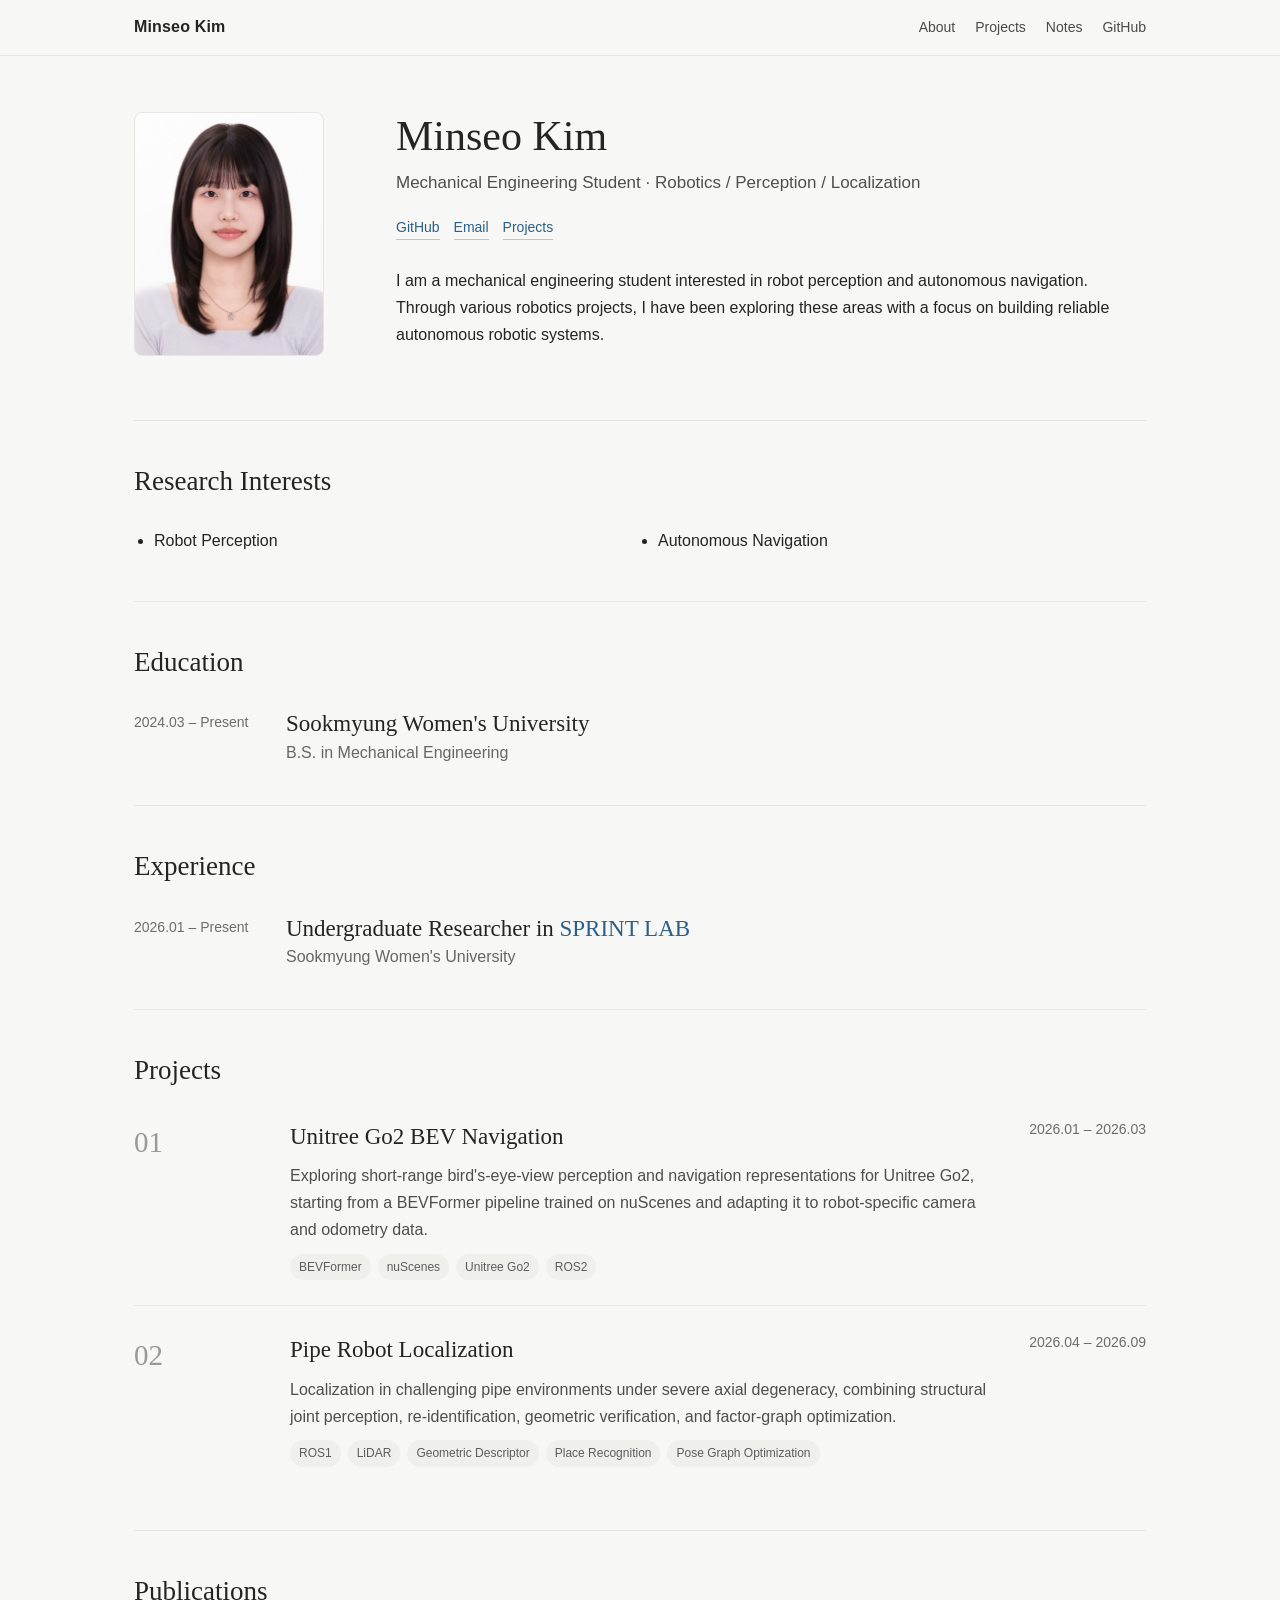
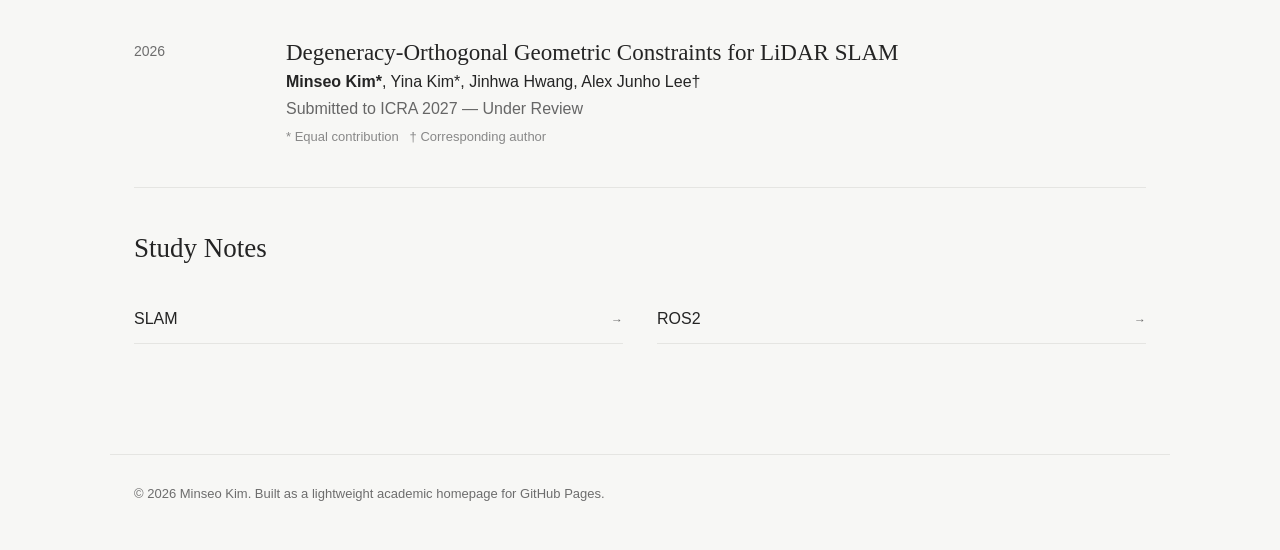
<file: index.html>
<!doctype html>
<html lang="en">
<head>
  <meta charset="utf-8" />
  <meta name="viewport" content="width=device-width, initial-scale=1" />
  <meta name="description" content="Minseo Kim — robotics, perception, localization and SLAM." />
  <title>Minseo Kim</title>
  <link rel="stylesheet" href="styles.css?v=20260922-3" />
</head>
<body>
  <nav class="site-nav">
    <div class="nav-inner">
      <a class="brand" href="./">Minseo Kim</a>
      <div class="nav-links">
        <a href="#about">About</a>
        <a href="#projects">Projects</a>
        <a href="notes/">Notes</a>
        <a href="https://github.com/Leah-MinseoKim">GitHub</a>
      </div>
    </div>
  </nav>

  <main>
    <section class="hero" id="about">
      <div>
        <img class="avatar" src="profile.jpg" alt="Portrait of Minseo Kim" />
      </div>
      <div>
        <h1 class="name">Minseo Kim</h1>
        <div class="role">Mechanical Engineering Student · Robotics / Perception / Localization</div>
        <div class="icon-links">
          <a href="https://github.com/Leah-MinseoKim">GitHub</a>
          <a href="#" id="copy-email" title="Copy email address">Email</a>
          <a href="#projects">Projects</a>
        </div>
        <p class="lede">I am a mechanical engineering student interested in robot perception and autonomous navigation. Through various robotics projects, I have been exploring these areas with a focus on building reliable autonomous robotic systems.</p>
      </div>
    </section>

    <section class="section">
      <h2 class="section-title">Research Interests</h2>
      <ul class="interests">
      <li>Robot Perception</li>
      <li>Autonomous Navigation</li>
    </ul>
    </section>

<section class="section">
  <h2 class="section-title">Education</h2>
  <div class="timeline-row">
    <div class="timeline-date">2024.03 – Present</div>
    <div class="timeline-main">
      <strong>Sookmyung Women's University</strong><br>
      <span style="color:#666">B.S. in Mechanical Engineering</span>
    </div>
  </div>
</section>

<section class="section">
  <h2 class="section-title">Experience</h2>
  <div class="timeline-row">
    <div class="timeline-date">2026.01 – Present</div>
    <div class="timeline-main">
      <strong>Undergraduate Researcher in
        <a href="https://alexjunholee.github.io/#sprint-projects"
           target="_blank" rel="noopener noreferrer">SPRINT LAB</a>
      </strong><br>
      <span style="color:#666">Sookmyung Women's University</span>
    </div>
  </div>
</section>

    <section class="section" id="projects">
      <h2 class="section-title">Projects</h2>
      <div class="project-list">
        <article class="project-row">
          <div class="project-index">01</div>
          <div>
            <h3 class="project-title"> <a href="projects/unitree-go2/">Unitree Go2 BEV Navigation</a> </h3>
            <p class="project-summary">Exploring short-range bird's-eye-view perception and navigation representations for Unitree Go2, starting from a BEVFormer pipeline trained on nuScenes and adapting it to robot-specific camera and odometry data.</p>
            <div class="tags"><span class="tag">BEVFormer</span><span class="tag">nuScenes</span><span class="tag">Unitree Go2</span><span class="tag">ROS2</span></div>
          </div>
          <div class="project-date">2026.01 – 2026.03</div>
        </article>

        <article class="project-row">
          <div class="project-index">02</div>
          <div>
            <h3 class="project-title"> <a href="projects/pipe-slam/">Pipe Robot Localization</a> </h3>
            <p class="project-summary">Localization in challenging pipe environments under severe axial degeneracy, combining structural joint perception, re-identification, geometric verification, and factor-graph optimization.</p>
            <div class="tags"><span class="tag">ROS1</span><span class="tag">LiDAR</span><span class="tag">Geometric Descriptor</span><span class="tag">Place Recognition</span><span class="tag">Pose Graph Optimization</span></div>
          </div>
          <div class="project-date">2026.04 – 2026.09</div>
        </article>
      </div>
    </section>

<section class="section" id="publications">
  <h2 class="section-title">Publications</h2>
  <div class="timeline-row">
    <div class="timeline-date">2026</div>
    <div class="timeline-main">
      <strong>Degeneracy-Orthogonal Geometric Constraints for LiDAR SLAM</strong><br>
      <span><strong>Minseo Kim*</strong>, Yina Kim*, Jinhwa Hwang, Alex Junho Lee†</span><br>
      <span style="color:#666">Submitted to ICRA 2027 — Under Review</span><br>
      <span style="color:#888; font-size:13px">* Equal contribution &nbsp; † Corresponding author</span>
    </div>
  </div>
</section>

<section class="section">
  <h2 class="section-title">Study Notes</h2>
  <div class="notes-grid">
    <a class="note-link" href="notes/#slam">
      <span>SLAM</span>
      <span>→</span>
    </a>
    <a class="note-link" href="notes/#ros2">
      <span>ROS2</span>
      <span>→</span>
    </a>
  </div>
</section>

  </main>
  <footer>© 2026 Minseo Kim. Built as a lightweight academic homepage for GitHub Pages.</footer>

<script>
  const emailLink = document.getElementById('copy-email');
  const email = 'shallwesit14743@sookmyung.ac.kr';

  if (emailLink) {
    emailLink.addEventListener('click', async (event) => {
      event.preventDefault();

      try {
        await navigator.clipboard.writeText(email);
        emailLink.textContent = 'E-mail copied!';
        setTimeout(() => {
          emailLink.textContent = 'Email';
        }, 1200);
      } catch (error) {
        console.error('Could not copy email:', error);
      }
    });
  }
</script>

</body>
</html>
</file>
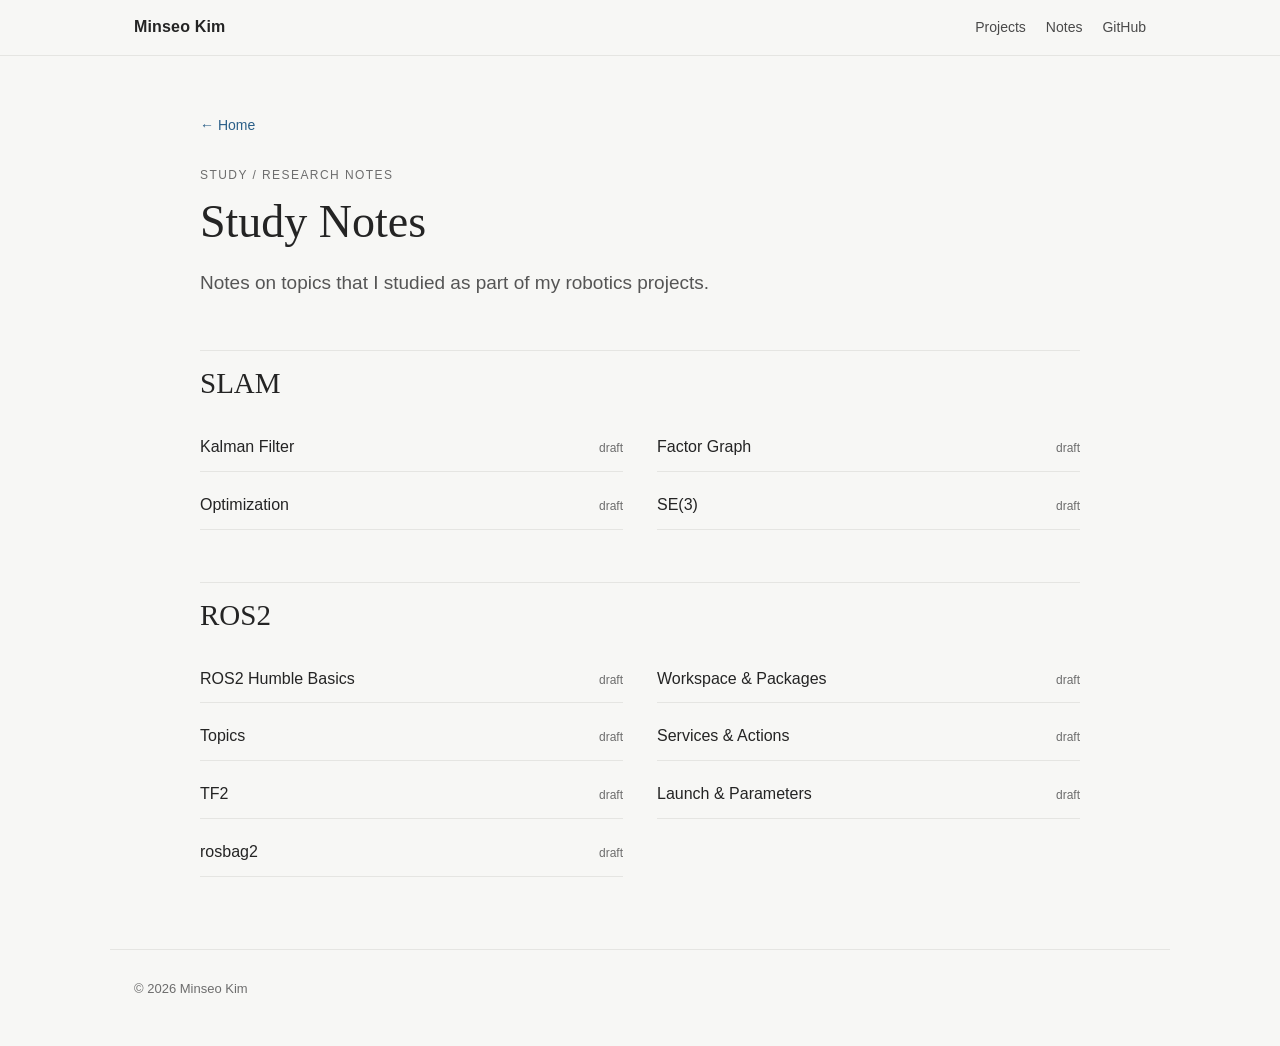
<file: notes/index.html>
<!doctype html>
<html lang="en">
<head><meta charset="utf-8" /><meta name="viewport" content="width=device-width, initial-scale=1" /><title>Notes — Minseo Kim</title><link rel="stylesheet" href="../styles.css" /></head>
<body>
<nav class="site-nav"><div class="nav-inner"><a class="brand" href="../">Minseo Kim</a><div class="nav-links"><a href="../#projects">Projects</a><a href="./">Notes</a><a href="https://github.com/Leah-MinseoKim">GitHub</a></div></div></nav>
<main><article class="article">
<a class="back" href="../">← Home</a>
<div class="eyebrow">Study / Research Notes</div>
<h1>Study Notes</h1>
<p class="subtitle">Notes on topics that I studied as part of my robotics projects.</p>

<h2 id="slam">SLAM</h2>
<div class="notes-grid">
  <div class="note-link"><span>Kalman Filter</span><span>draft</span></div>
  <div class="note-link"><span>Factor Graph</span><span>draft</span></div>
  <div class="note-link"><span>Optimization</span><span>draft</span></div>
  <div class="note-link"><span>SE(3)</span><span>draft</span></div>
</div>

<h2 id="ros2">ROS2</h2>
<div class="notes-grid">
  <div class="note-link"><span>ROS2 Humble Basics</span><span>draft</span></div>
  <div class="note-link"><span>Workspace &amp; Packages</span><span>draft</span></div>
  <div class="note-link"><span>Topics</span><span>draft</span></div>
  <div class="note-link"><span>Services &amp; Actions</span><span>draft</span></div>
  <div class="note-link"><span>TF2</span><span>draft</span></div>
  <div class="note-link"><span>Launch &amp; Parameters</span><span>draft</span></div>
  <div class="note-link"><span>rosbag2</span><span>draft</span></div>
</div>
</article>
</main>
<footer>© 2026 Minseo Kim</footer>
</body></html>
</file>
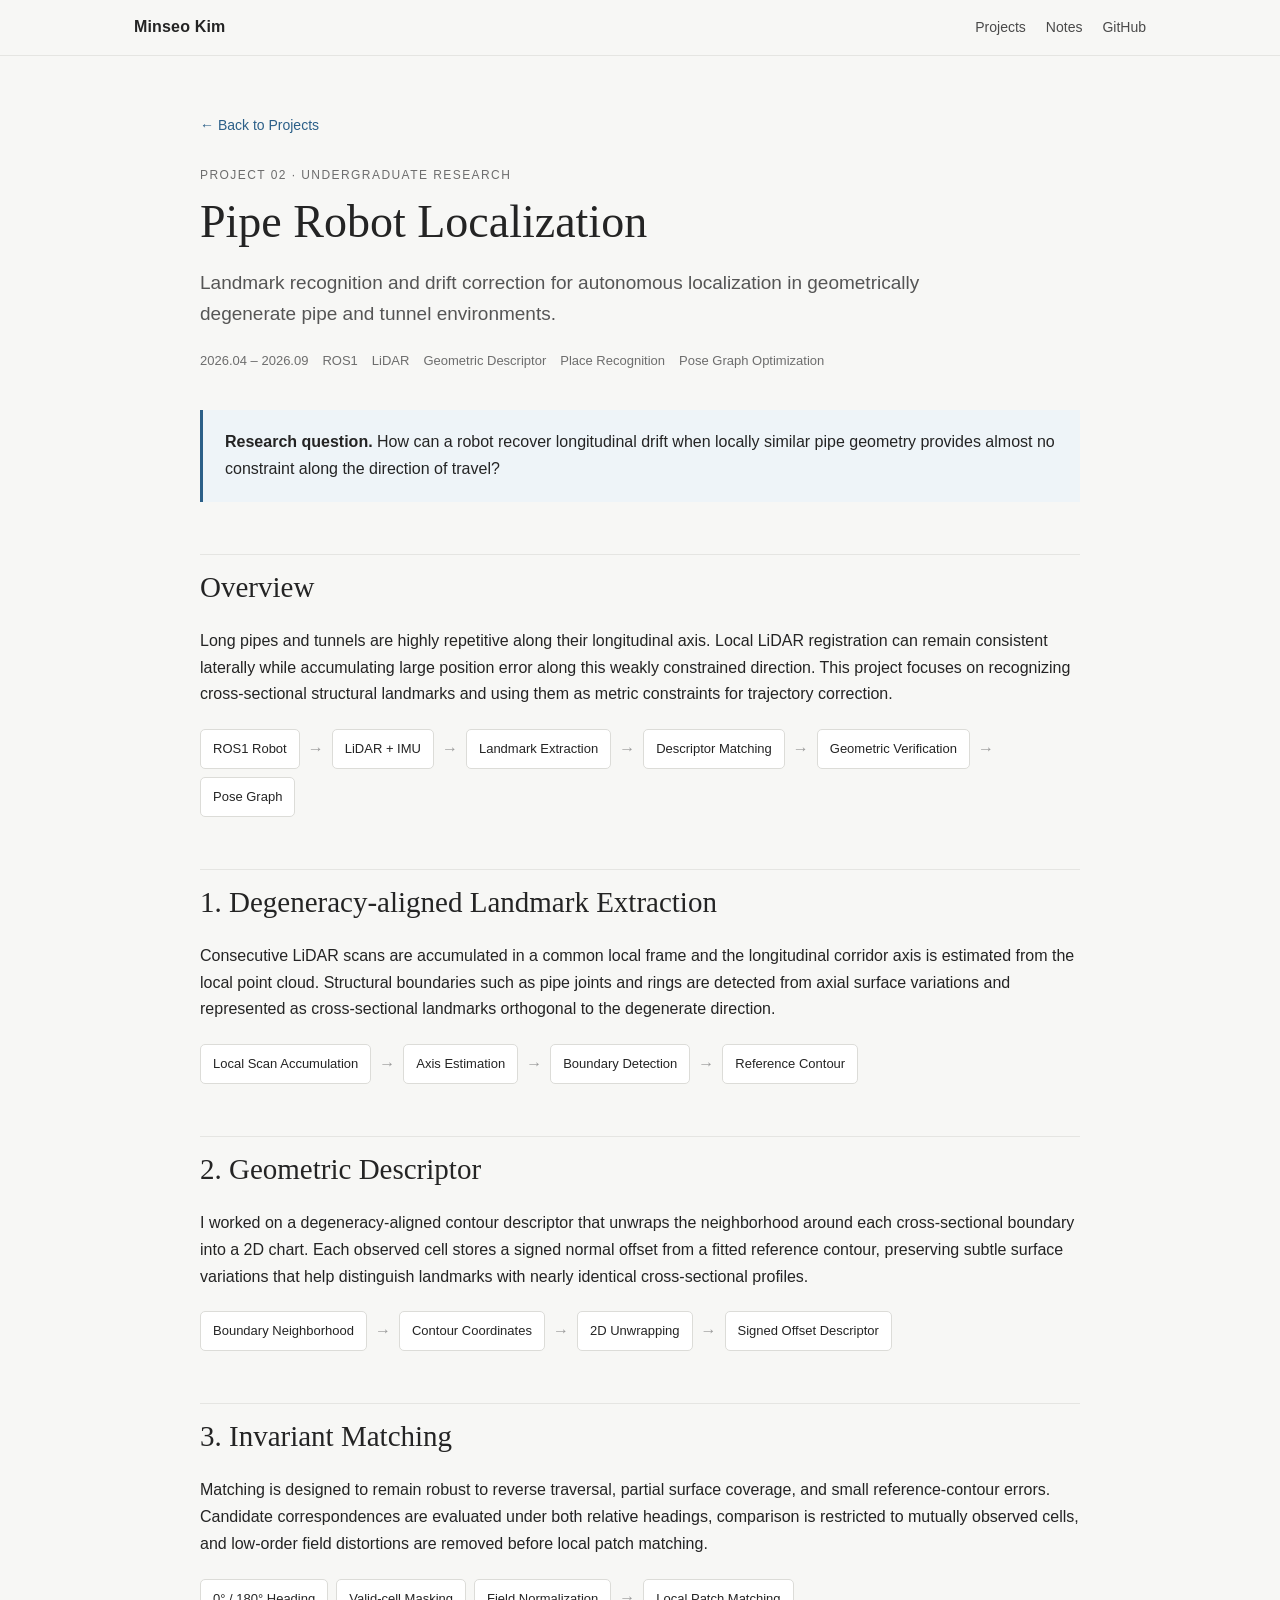
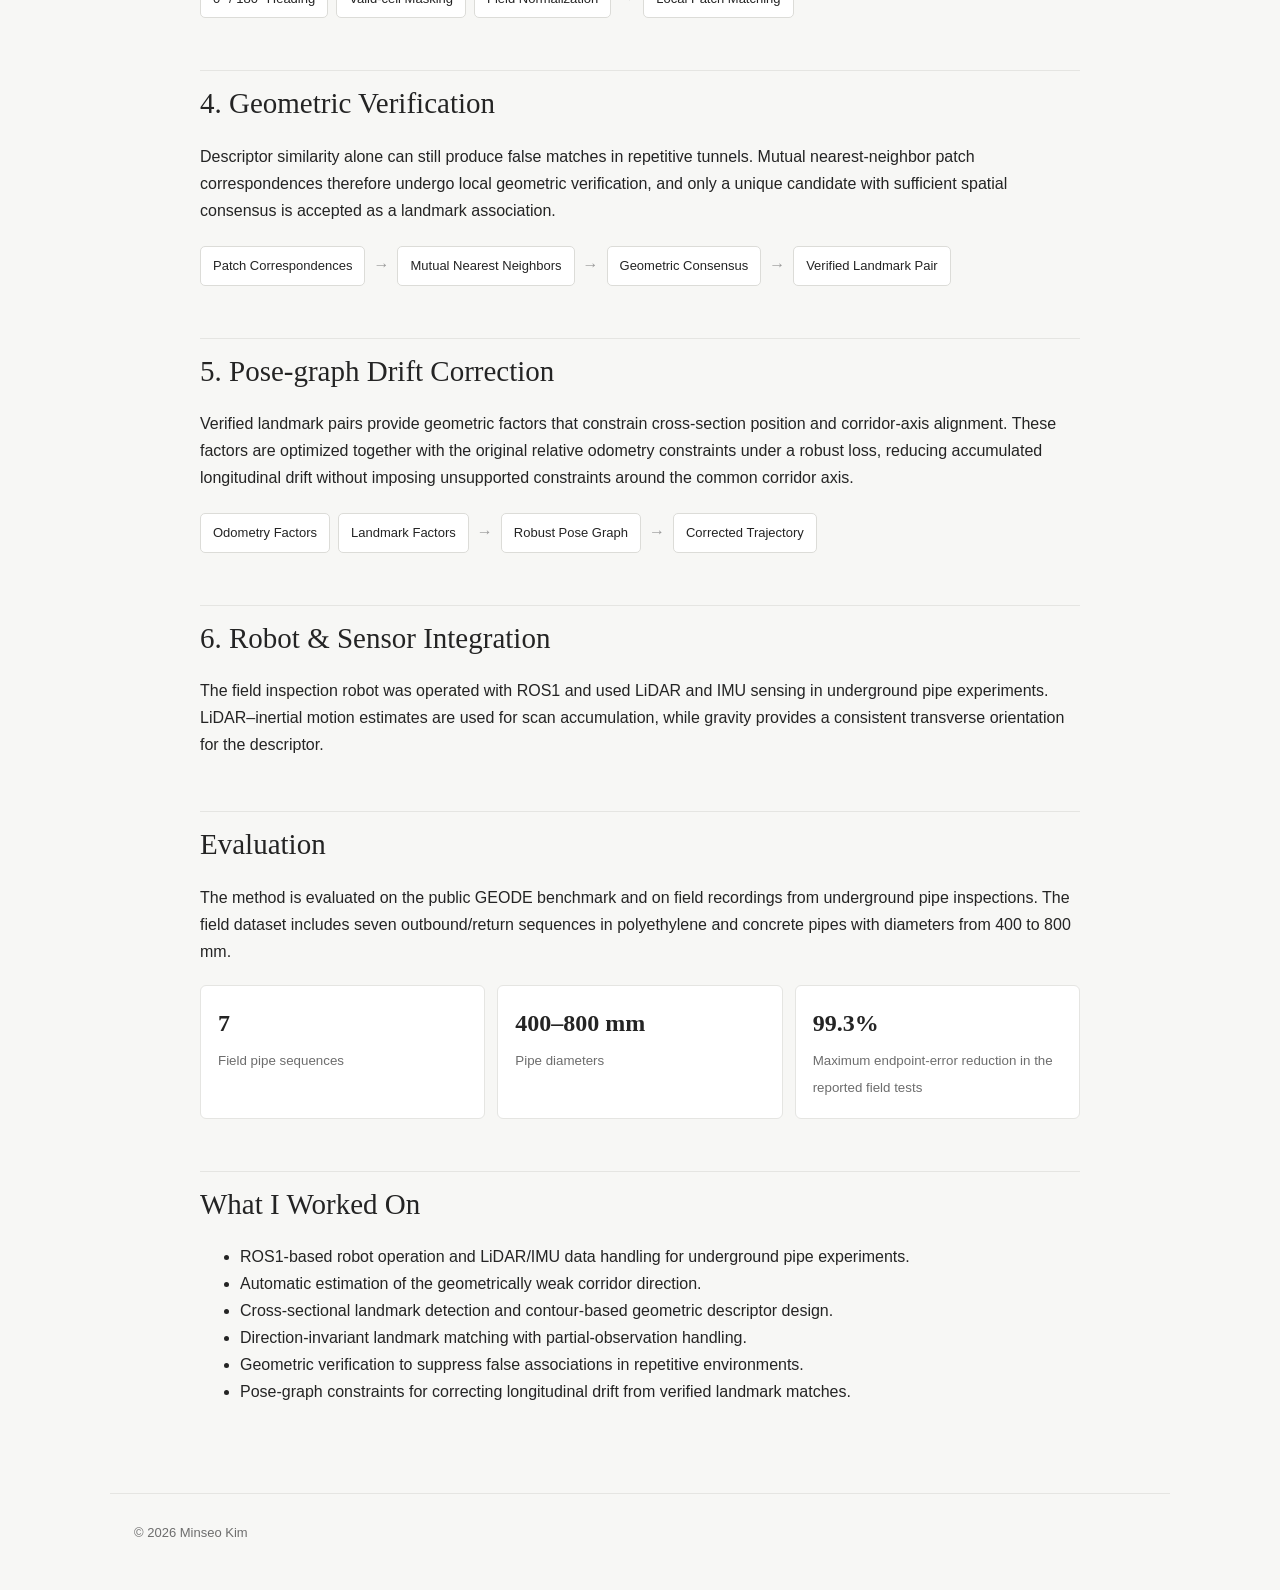
<file: projects/pipe-slam/index.html>
<!doctype html>
<html lang="en">
<head>
  <meta charset="utf-8" /><meta name="viewport" content="width=device-width, initial-scale=1" />
  <title>Pipe Robot Localization — Minseo Kim</title>
  <link rel="stylesheet" href="../../styles.css?v=20260922-3" />
</head>
<body>
<nav class="site-nav"><div class="nav-inner"><a class="brand" href="../../">Minseo Kim</a><div class="nav-links"><a href="../../#projects">Projects</a><a href="../../notes/">Notes</a><a href="https://github.com/Leah-MinseoKim">GitHub</a></div></div></nav>
<main><article class="article">
<a class="back" href="../../#projects">← Back to Projects</a>
<div class="eyebrow">Project 02 · Undergraduate Research</div>
<h1>Pipe Robot Localization</h1>
<p class="subtitle">Landmark recognition and drift correction for autonomous localization in geometrically degenerate pipe and tunnel environments.</p>
<div class="meta-line"><span>2026.04 – 2026.09</span><span>ROS1</span><span>LiDAR</span><span>Geometric Descriptor</span><span>Place Recognition</span><span>Pose Graph Optimization</span></div>

<div class="callout"><strong>Research question.</strong> How can a robot recover longitudinal drift when locally similar pipe geometry provides almost no constraint along the direction of travel?</div>

<h2>Overview</h2>
<p>Long pipes and tunnels are highly repetitive along their longitudinal axis. Local LiDAR registration can remain consistent laterally while accumulating large position error along this weakly constrained direction. This project focuses on recognizing cross-sectional structural landmarks and using them as metric constraints for trajectory correction.</p>
<div class="pipeline"><span class="pipe-step">ROS1 Robot</span><span class="arrow">→</span><span class="pipe-step">LiDAR + IMU</span><span class="arrow">→</span><span class="pipe-step">Landmark Extraction</span><span class="arrow">→</span><span class="pipe-step">Descriptor Matching</span><span class="arrow">→</span><span class="pipe-step">Geometric Verification</span><span class="arrow">→</span><span class="pipe-step">Pose Graph</span></div>

<h2>1. Degeneracy-aligned Landmark Extraction</h2>
<p>Consecutive LiDAR scans are accumulated in a common local frame and the longitudinal corridor axis is estimated from the local point cloud. Structural boundaries such as pipe joints and rings are detected from axial surface variations and represented as cross-sectional landmarks orthogonal to the degenerate direction.</p>
<div class="pipeline"><span class="pipe-step">Local Scan Accumulation</span><span class="arrow">→</span><span class="pipe-step">Axis Estimation</span><span class="arrow">→</span><span class="pipe-step">Boundary Detection</span><span class="arrow">→</span><span class="pipe-step">Reference Contour</span></div>

<h2>2. Geometric Descriptor</h2>
<p>I worked on a degeneracy-aligned contour descriptor that unwraps the neighborhood around each cross-sectional boundary into a 2D chart. Each observed cell stores a signed normal offset from a fitted reference contour, preserving subtle surface variations that help distinguish landmarks with nearly identical cross-sectional profiles.</p>
<div class="pipeline"><span class="pipe-step">Boundary Neighborhood</span><span class="arrow">→</span><span class="pipe-step">Contour Coordinates</span><span class="arrow">→</span><span class="pipe-step">2D Unwrapping</span><span class="arrow">→</span><span class="pipe-step">Signed Offset Descriptor</span></div>

<h2>3. Invariant Matching</h2>
<p>Matching is designed to remain robust to reverse traversal, partial surface coverage, and small reference-contour errors. Candidate correspondences are evaluated under both relative headings, comparison is restricted to mutually observed cells, and low-order field distortions are removed before local patch matching.</p>
<div class="pipeline"><span class="pipe-step">0° / 180° Heading</span><span class="pipe-step">Valid-cell Masking</span><span class="pipe-step">Field Normalization</span><span class="arrow">→</span><span class="pipe-step">Local Patch Matching</span></div>

<h2>4. Geometric Verification</h2>
<p>Descriptor similarity alone can still produce false matches in repetitive tunnels. Mutual nearest-neighbor patch correspondences therefore undergo local geometric verification, and only a unique candidate with sufficient spatial consensus is accepted as a landmark association.</p>
<div class="pipeline"><span class="pipe-step">Patch Correspondences</span><span class="arrow">→</span><span class="pipe-step">Mutual Nearest Neighbors</span><span class="arrow">→</span><span class="pipe-step">Geometric Consensus</span><span class="arrow">→</span><span class="pipe-step">Verified Landmark Pair</span></div>

<h2>5. Pose-graph Drift Correction</h2>
<p>Verified landmark pairs provide geometric factors that constrain cross-section position and corridor-axis alignment. These factors are optimized together with the original relative odometry constraints under a robust loss, reducing accumulated longitudinal drift without imposing unsupported constraints around the common corridor axis.</p>
<div class="pipeline"><span class="pipe-step">Odometry Factors</span><span class="pipe-step">Landmark Factors</span><span class="arrow">→</span><span class="pipe-step">Robust Pose Graph</span><span class="arrow">→</span><span class="pipe-step">Corrected Trajectory</span></div>

<h2>6. Robot & Sensor Integration</h2>
<p>The field inspection robot was operated with ROS1 and used LiDAR and IMU sensing in underground pipe experiments. LiDAR–inertial motion estimates are used for scan accumulation, while gravity provides a consistent transverse orientation for the descriptor.</p>

<h2>Evaluation</h2>
<p>The method is evaluated on the public GEODE benchmark and on field recordings from underground pipe inspections. The field dataset includes seven outbound/return sequences in polyethylene and concrete pipes with diameters from 400 to 800 mm.</p>
<div class="metric-grid">
  <div class="metric"><b>7</b><small>Field pipe sequences</small></div>
  <div class="metric"><b>400–800 mm</b><small>Pipe diameters</small></div>
  <div class="metric"><b>99.3%</b><small>Maximum endpoint-error reduction in the reported field tests</small></div>
</div>

<h2>What I Worked On</h2>
<ul>
  <li>ROS1-based robot operation and LiDAR/IMU data handling for underground pipe experiments.</li>
  <li>Automatic estimation of the geometrically weak corridor direction.</li>
  <li>Cross-sectional landmark detection and contour-based geometric descriptor design.</li>
  <li>Direction-invariant landmark matching with partial-observation handling.</li>
  <li>Geometric verification to suppress false associations in repetitive environments.</li>
  <li>Pose-graph constraints for correcting longitudinal drift from verified landmark matches.</li>
</ul>

</article></main>
<footer>© 2026 Minseo Kim</footer>
</body></html>
</file>
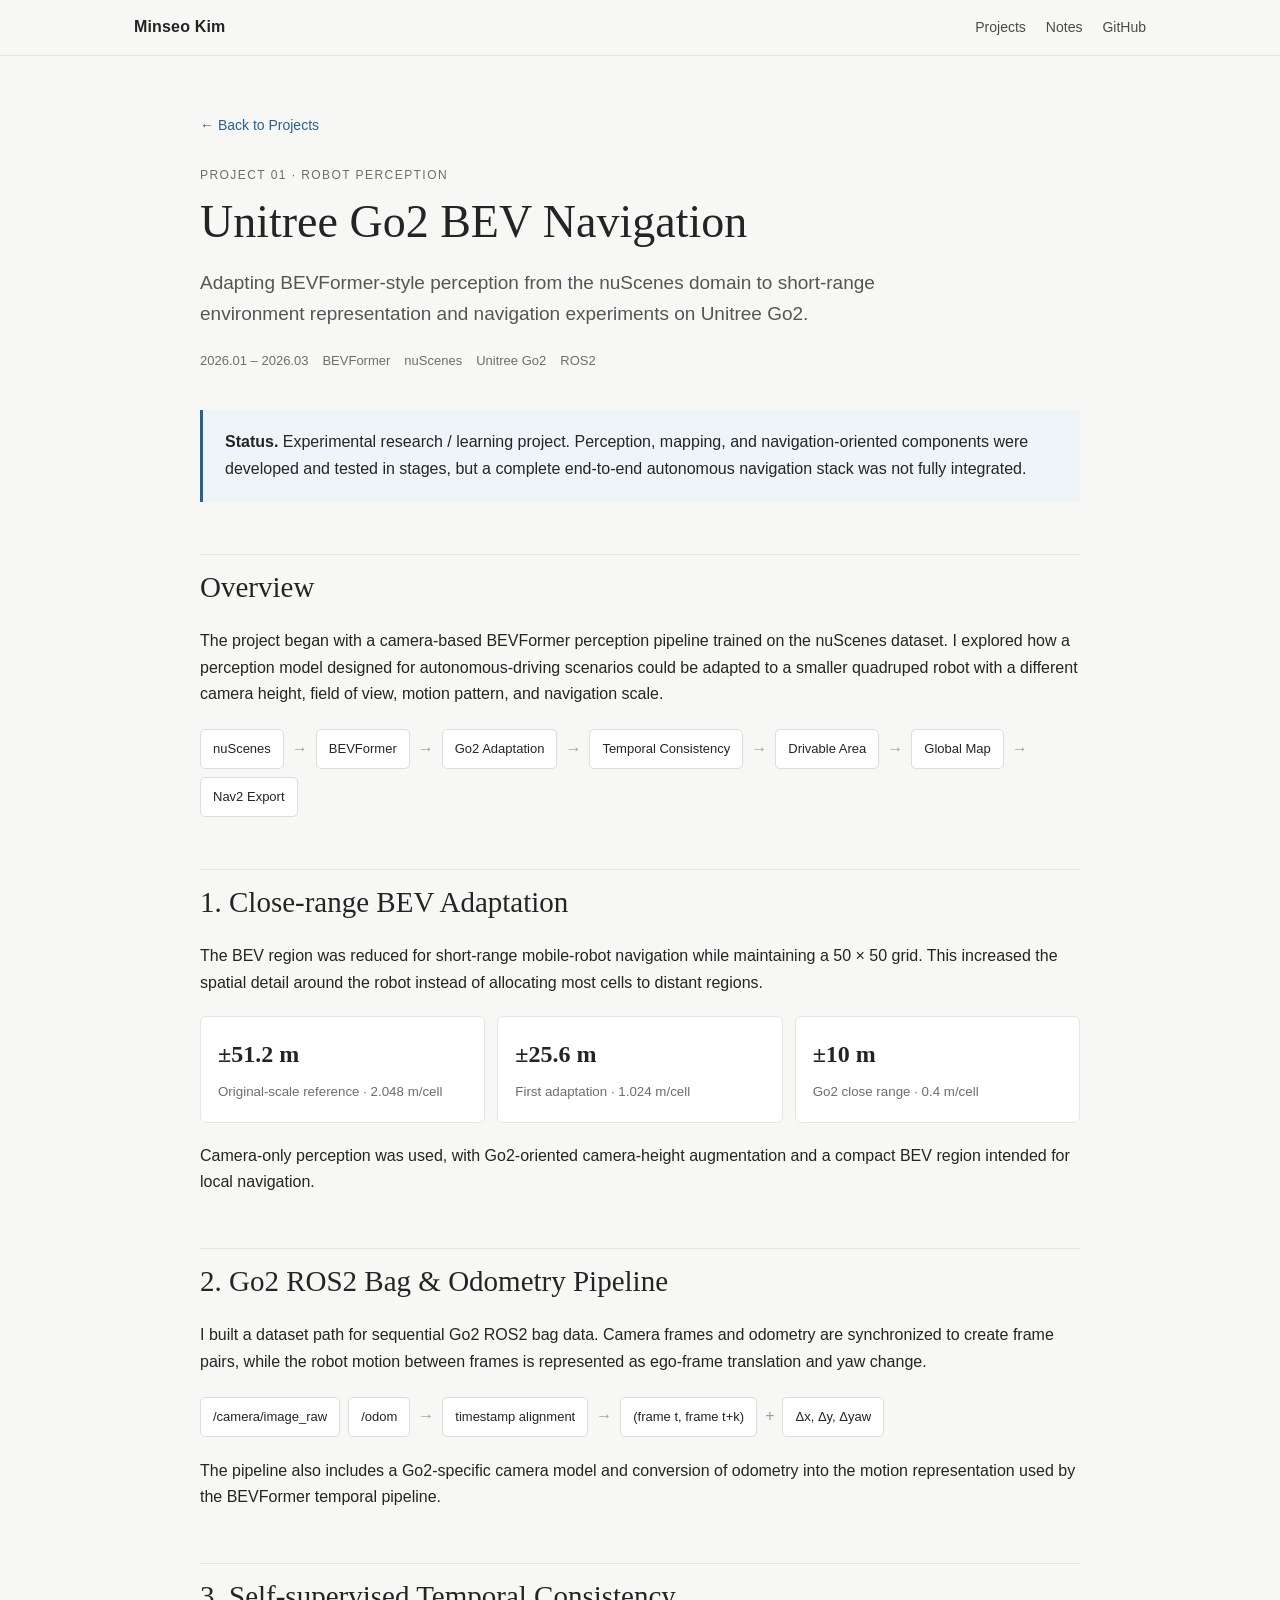
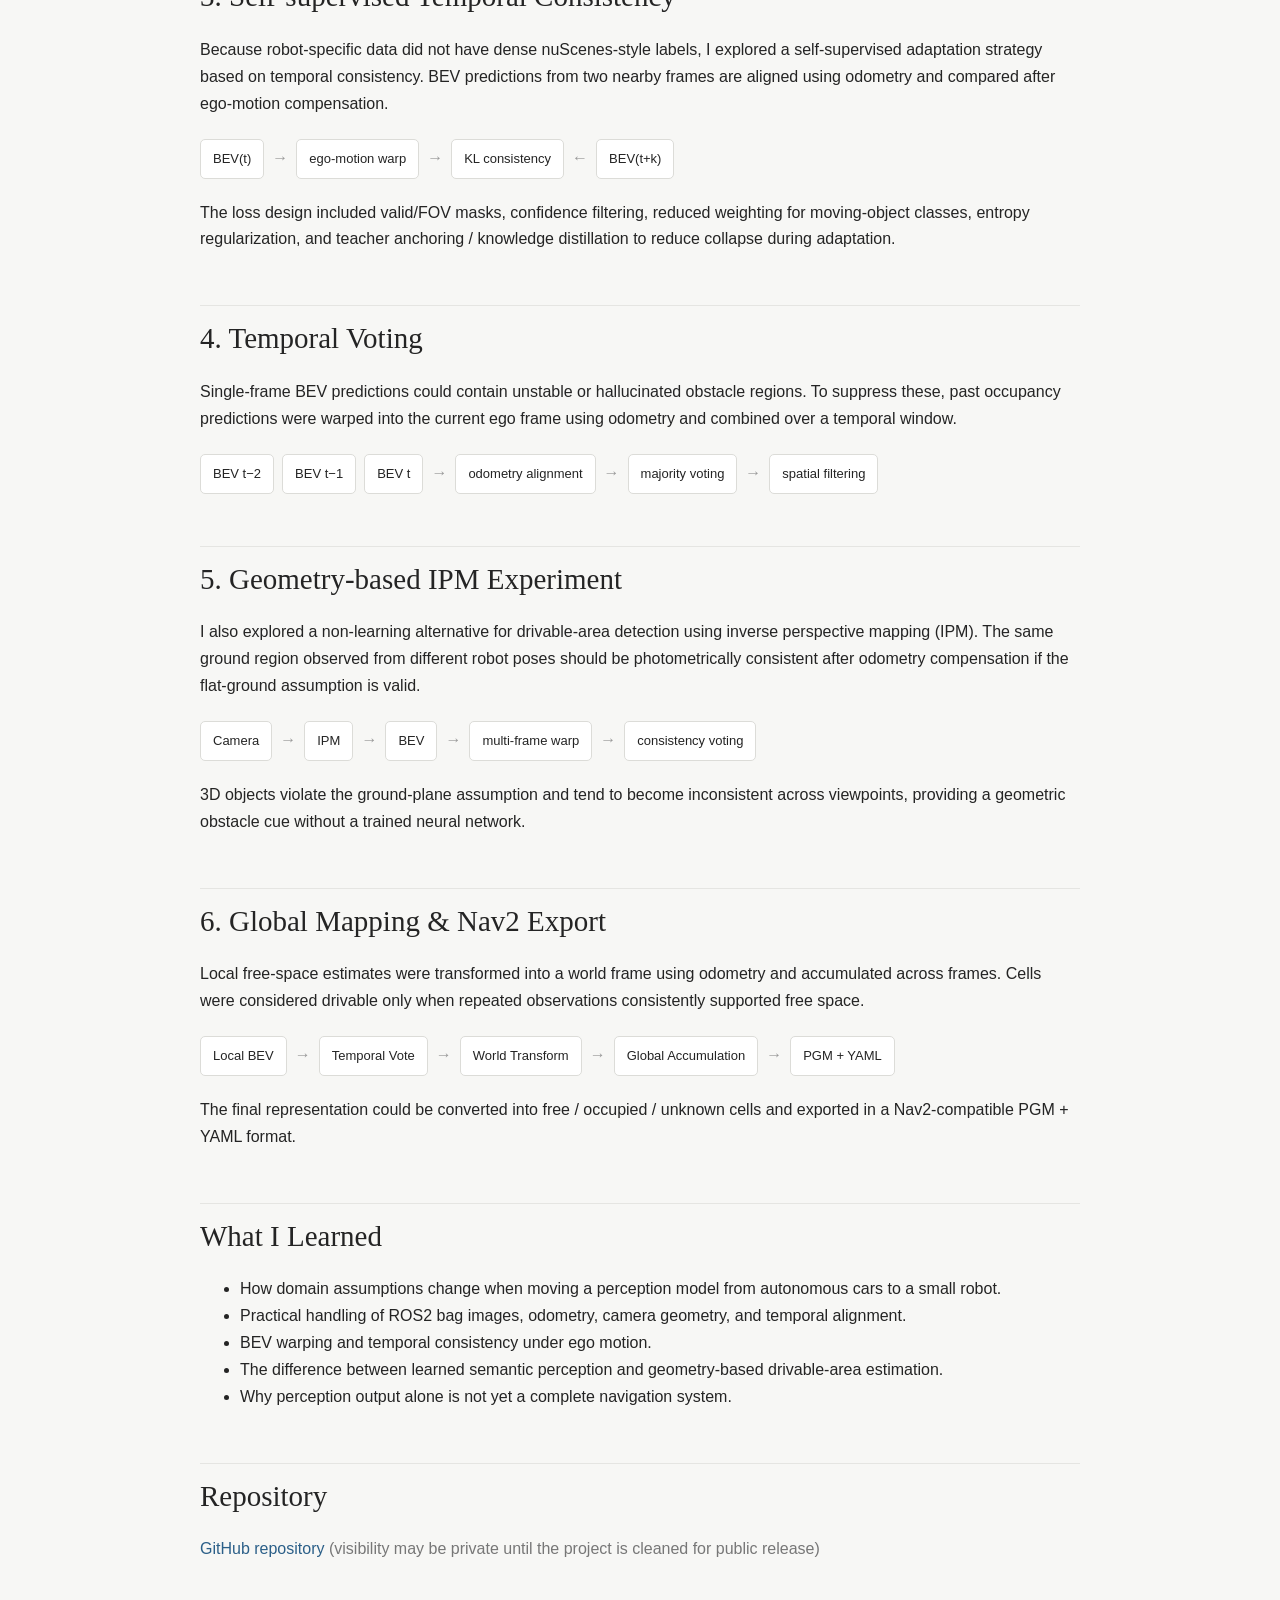
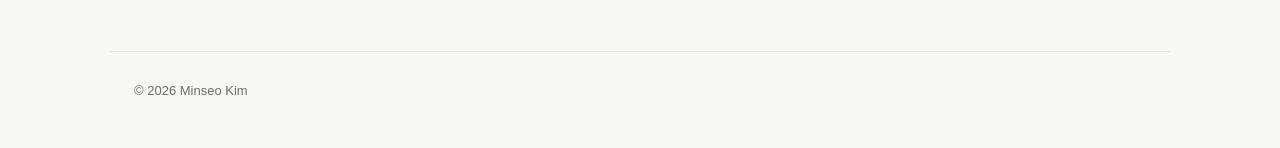
<file: projects/unitree-go2/index.html>
<!doctype html>
<html lang="en">
<head>
  <meta charset="utf-8" /><meta name="viewport" content="width=device-width, initial-scale=1" />
  <title>Unitree Go2 BEV Navigation — Minseo Kim</title>
  <link rel="stylesheet" href="../../styles.css?v=20260922-3" />
</head>
<body>
<nav class="site-nav"><div class="nav-inner"><a class="brand" href="../../">Minseo Kim</a><div class="nav-links"><a href="../../#projects">Projects</a><a href="../../notes/">Notes</a><a href="https://github.com/Leah-MinseoKim">GitHub</a></div></div></nav>
<main><article class="article">
<a class="back" href="../../#projects">← Back to Projects</a>
<div class="eyebrow">Project 01 · Robot Perception</div>
<h1>Unitree Go2 BEV Navigation</h1>
<p class="subtitle">Adapting BEVFormer-style perception from the nuScenes domain to short-range environment representation and navigation experiments on Unitree Go2.</p>
<div class="meta-line"><span>2026.01 – 2026.03</span><span>BEVFormer</span><span>nuScenes</span><span>Unitree Go2</span><span>ROS2</span></div>

<div class="callout"><strong>Status.</strong> Experimental research / learning project. Perception, mapping, and navigation-oriented components were developed and tested in stages, but a complete end-to-end autonomous navigation stack was not fully integrated.</div>

<h2>Overview</h2>
<p>The project began with a camera-based BEVFormer perception pipeline trained on the nuScenes dataset. I explored how a perception model designed for autonomous-driving scenarios could be adapted to a smaller quadruped robot with a different camera height, field of view, motion pattern, and navigation scale.</p>
<div class="pipeline"><span class="pipe-step">nuScenes</span><span class="arrow">→</span><span class="pipe-step">BEVFormer</span><span class="arrow">→</span><span class="pipe-step">Go2 Adaptation</span><span class="arrow">→</span><span class="pipe-step">Temporal Consistency</span><span class="arrow">→</span><span class="pipe-step">Drivable Area</span><span class="arrow">→</span><span class="pipe-step">Global Map</span><span class="arrow">→</span><span class="pipe-step">Nav2 Export</span></div>

<h2>1. Close-range BEV Adaptation</h2>
<p>The BEV region was reduced for short-range mobile-robot navigation while maintaining a 50 × 50 grid. This increased the spatial detail around the robot instead of allocating most cells to distant regions.</p>
<div class="metric-grid">
  <div class="metric"><b>±51.2 m</b><small>Original-scale reference · 2.048 m/cell</small></div>
  <div class="metric"><b>±25.6 m</b><small>First adaptation · 1.024 m/cell</small></div>
  <div class="metric"><b>±10 m</b><small>Go2 close range · 0.4 m/cell</small></div>
</div>
<p>Camera-only perception was used, with Go2-oriented camera-height augmentation and a compact BEV region intended for local navigation.</p>

<h2>2. Go2 ROS2 Bag & Odometry Pipeline</h2>
<p>I built a dataset path for sequential Go2 ROS2 bag data. Camera frames and odometry are synchronized to create frame pairs, while the robot motion between frames is represented as ego-frame translation and yaw change.</p>
<div class="pipeline"><span class="pipe-step">/camera/image_raw</span><span class="pipe-step">/odom</span><span class="arrow">→</span><span class="pipe-step">timestamp alignment</span><span class="arrow">→</span><span class="pipe-step">(frame t, frame t+k)</span><span class="arrow">+</span><span class="pipe-step">Δx, Δy, Δyaw</span></div>
<p>The pipeline also includes a Go2-specific camera model and conversion of odometry into the motion representation used by the BEVFormer temporal pipeline.</p>

<h2>3. Self-supervised Temporal Consistency</h2>
<p>Because robot-specific data did not have dense nuScenes-style labels, I explored a self-supervised adaptation strategy based on temporal consistency. BEV predictions from two nearby frames are aligned using odometry and compared after ego-motion compensation.</p>
<div class="pipeline"><span class="pipe-step">BEV(t)</span><span class="arrow">→</span><span class="pipe-step">ego-motion warp</span><span class="arrow">→</span><span class="pipe-step">KL consistency</span><span class="arrow">←</span><span class="pipe-step">BEV(t+k)</span></div>
<p>The loss design included valid/FOV masks, confidence filtering, reduced weighting for moving-object classes, entropy regularization, and teacher anchoring / knowledge distillation to reduce collapse during adaptation.</p>

<h2>4. Temporal Voting</h2>
<p>Single-frame BEV predictions could contain unstable or hallucinated obstacle regions. To suppress these, past occupancy predictions were warped into the current ego frame using odometry and combined over a temporal window.</p>
<div class="pipeline"><span class="pipe-step">BEV t−2</span><span class="pipe-step">BEV t−1</span><span class="pipe-step">BEV t</span><span class="arrow">→</span><span class="pipe-step">odometry alignment</span><span class="arrow">→</span><span class="pipe-step">majority voting</span><span class="arrow">→</span><span class="pipe-step">spatial filtering</span></div>

<h2>5. Geometry-based IPM Experiment</h2>
<p>I also explored a non-learning alternative for drivable-area detection using inverse perspective mapping (IPM). The same ground region observed from different robot poses should be photometrically consistent after odometry compensation if the flat-ground assumption is valid.</p>
<div class="pipeline"><span class="pipe-step">Camera</span><span class="arrow">→</span><span class="pipe-step">IPM</span><span class="arrow">→</span><span class="pipe-step">BEV</span><span class="arrow">→</span><span class="pipe-step">multi-frame warp</span><span class="arrow">→</span><span class="pipe-step">consistency voting</span></div>
<p>3D objects violate the ground-plane assumption and tend to become inconsistent across viewpoints, providing a geometric obstacle cue without a trained neural network.</p>

<h2>6. Global Mapping & Nav2 Export</h2>
<p>Local free-space estimates were transformed into a world frame using odometry and accumulated across frames. Cells were considered drivable only when repeated observations consistently supported free space.</p>
<div class="pipeline"><span class="pipe-step">Local BEV</span><span class="arrow">→</span><span class="pipe-step">Temporal Vote</span><span class="arrow">→</span><span class="pipe-step">World Transform</span><span class="arrow">→</span><span class="pipe-step">Global Accumulation</span><span class="arrow">→</span><span class="pipe-step">PGM + YAML</span></div>
<p>The final representation could be converted into free / occupied / unknown cells and exported in a Nav2-compatible PGM + YAML format.</p>

<h2>What I Learned</h2>
<ul>
  <li>How domain assumptions change when moving a perception model from autonomous cars to a small robot.</li>
  <li>Practical handling of ROS2 bag images, odometry, camera geometry, and temporal alignment.</li>
  <li>BEV warping and temporal consistency under ego motion.</li>
  <li>The difference between learned semantic perception and geometry-based drivable-area estimation.</li>
  <li>Why perception output alone is not yet a complete navigation system.</li>
</ul>

<h2>Repository</h2>
<p><a href="https://github.com/Leah-MinseoKim/unitree_go2_bev_navigation">GitHub repository</a> <span style="color:#777">(visibility may be private until the project is cleaned for public release)</span></p>
</article></main>
<footer>© 2026 Minseo Kim</footer>
</body></html>
</file>
<file: styles.css>
:root {
  --bg: #f7f7f5;
  --surface: #ffffff;
  --text: #242424;
  --muted: #6d6d6d;
  --line: #e5e5e2;
  --accent: #2b5f88;
  --accent-soft: #eef4f8;
  --max: 1060px;
}
* { box-sizing: border-box; }
html { scroll-behavior: smooth; }
body {
  margin: 0;
  background: var(--bg);
  color: var(--text);
  font-family: Inter, ui-sans-serif, -apple-system, BlinkMacSystemFont, "Segoe UI", sans-serif;
  line-height: 1.68;
  font-size: 16px;
}
a { color: var(--accent); text-decoration: none; }
a:hover { text-decoration: underline; }
.site-nav {
  position: sticky; top: 0; z-index: 10;
  background: rgba(247,247,245,.94);
  backdrop-filter: blur(10px);
  border-bottom: 1px solid var(--line);
}
.nav-inner {
  max-width: var(--max); margin: 0 auto; padding: 14px 24px;
  display: flex; align-items: center; justify-content: space-between; gap: 24px;
}
.brand { font-weight: 650; letter-spacing: .01em; color: var(--text); }
.nav-links { display: flex; gap: 20px; flex-wrap: wrap; font-size: 14px; }
.nav-links a { color: #4a4a4a; }
main { max-width: var(--max); margin: 0 auto; padding: 56px 24px 72px; }
.hero {
  display: grid; grid-template-columns: 210px 1fr; gap: 52px;
  align-items: start; margin-bottom: 64px;
}
.avatar {
  width: 190px;
  height: auto;
  border-radius: 8px;
  border: 1px solid var(--line);
  display: block;
  object-fit: contain;
  background: #ecece8;
}
.name { font-family: Georgia, "Times New Roman", serif; font-size: 42px; line-height: 1.15; margin: 0 0 9px; font-weight: 500; }
.role { color: #4f4f4f; font-size: 17px; margin-bottom: 18px; }
.icon-links { display: flex; gap: 14px; flex-wrap: wrap; font-size: 14px; margin-bottom: 28px; }
.icon-links a { border-bottom: 1px solid #b7c7d3; }
.lede { max-width: 720px; margin: 0; }
.section { padding: 38px 0; border-top: 1px solid var(--line); }
.section:first-of-type { border-top: 0; }
.section-title {
  font-family: Georgia, "Times New Roman", serif; font-size: 27px;
  font-weight: 500; margin: 0 0 24px;
}
.interests { columns: 2; padding-left: 20px; margin: 0; }
.interests li { margin-bottom: 8px; break-inside: avoid; }
.timeline { display: grid; gap: 18px; }
.timeline-row { display: grid; grid-template-columns: 130px 1fr; gap: 22px; }
.timeline-date { color: var(--muted); font-size: 14px; padding-top: 2px; }
.timeline-main > strong {
  font-family: Georgia, "Times New Roman", serif;
  font-size: 23px;
  line-height: 1.3;
  font-weight: 500;
}
.project-list { display: grid; gap: 0; }
.project-row {
  display: grid; grid-template-columns: 132px 1fr 135px; gap: 24px;
  padding: 25px 0; border-top: 1px solid var(--line); align-items: start;
}
.project-row:first-child { border-top: 0; padding-top: 0; }
.project-index { font-family: Georgia, serif; font-size: 29px; color: #999; }
.project-title { margin: 0 0 7px; font-family: Georgia, serif; font-size: 23px; font-weight: 500; }
.project-title a { color: var(--text); }
.project-summary { margin: 0 0 10px; color: #4e4e4e; }
.tags { display: flex; gap: 7px; flex-wrap: wrap; }
.tag { font-size: 12px; color: #5d5d5d; background: #efefec; border-radius: 999px; padding: 3px 9px; }
.project-date { text-align: right; color: var(--muted); font-size: 14px; }
.notes-grid { display: grid; grid-template-columns: repeat(2,minmax(0,1fr)); gap: 10px 34px; }
.note-link { display: flex; align-items: baseline; justify-content: space-between; gap: 16px; padding: 10px 0; border-bottom: 1px solid var(--line); color: var(--text); }
.note-link span:last-child { color: var(--muted); font-size: 12px; }
footer { max-width: var(--max); margin: 0 auto; padding: 28px 24px 46px; color: var(--muted); border-top: 1px solid var(--line); font-size: 13px; }

/* Project pages */
.article { max-width: 880px; margin: 0 auto; }
.eyebrow { color: var(--muted); text-transform: uppercase; letter-spacing: .12em; font-size: 12px; margin-bottom: 10px; }
.article h1 { font-family: Georgia, serif; font-size: 46px; font-weight: 500; line-height: 1.13; margin: 0 0 14px; }
.article .subtitle { font-size: 19px; color: #555; max-width: 760px; margin-bottom: 20px; }
.meta-line { display: flex; gap: 14px; flex-wrap: wrap; color: var(--muted); font-size: 13px; margin-bottom: 38px; }
.callout { padding: 19px 22px; background: var(--accent-soft); border-left: 3px solid var(--accent); margin: 28px 0; }
.article h2 { font-family: Georgia, serif; font-size: 29px; font-weight: 500; margin: 52px 0 16px; padding-top: 8px; border-top: 1px solid var(--line); }
.article h3 { font-size: 18px; margin: 30px 0 9px; }
.pipeline { display: flex; align-items: center; flex-wrap: wrap; gap: 8px; margin: 21px 0; }
.pipe-step { border: 1px solid #dcdcd8; background: white; border-radius: 5px; padding: 8px 12px; font-size: 13px; }
.arrow { color: #9b9b9b; }
.metric-grid { display: grid; grid-template-columns: repeat(3,minmax(0,1fr)); gap: 12px; margin: 20px 0; }
.metric { border: 1px solid var(--line); background: white; padding: 17px; border-radius: 6px; }
.metric b { display: block; font-family: Georgia, serif; font-size: 24px; margin-bottom: 3px; }
.metric small { color: var(--muted); }
.experiment { padding: 18px 0; border-top: 1px solid var(--line); }
.experiment:first-child { border-top: 0; }
.experiment .num { color: #969696; font-size: 12px; letter-spacing: .08em; text-transform: uppercase; }
.code-note { background: #f1f1ee; padding: 14px 16px; border-radius: 5px; font-family: ui-monospace, SFMono-Regular, Menlo, monospace; font-size: 13px; overflow-x: auto; }
.back { display: inline-block; margin-bottom: 28px; font-size: 14px; }

@media (max-width: 760px) {
  main { padding-top: 36px; }
  .hero { grid-template-columns: 1fr; gap: 26px; }
  .avatar { width: 145px; height: auto; }
  .name { font-size: 36px; }
  .interests { columns: 1; }
  .timeline-row { grid-template-columns: 1fr; gap: 3px; }
  .project-row { grid-template-columns: 58px 1fr; gap: 14px; }
  .project-date { grid-column: 2; text-align: left; }
  .notes-grid { grid-template-columns: 1fr; }
  .metric-grid { grid-template-columns: 1fr; }
  .article h1 { font-size: 37px; }
  .nav-inner { align-items: flex-start; }
}
</file>
